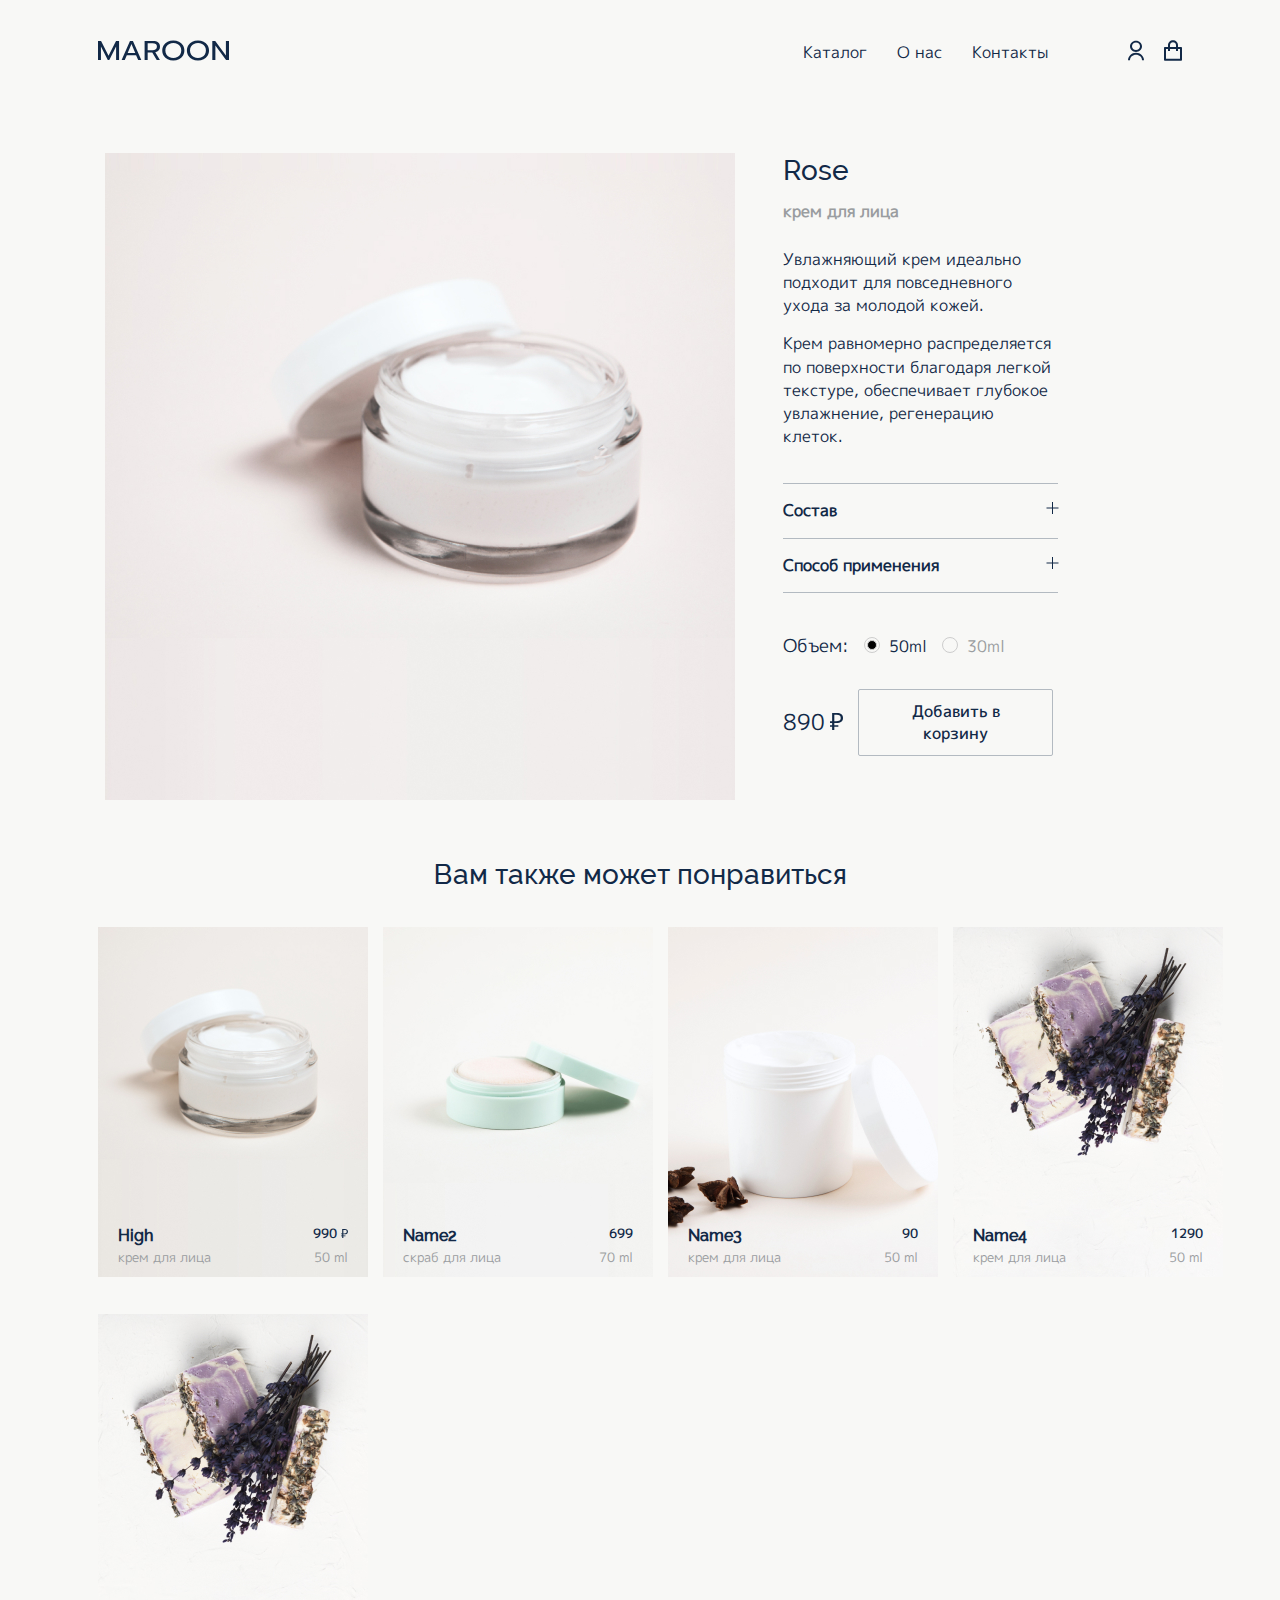
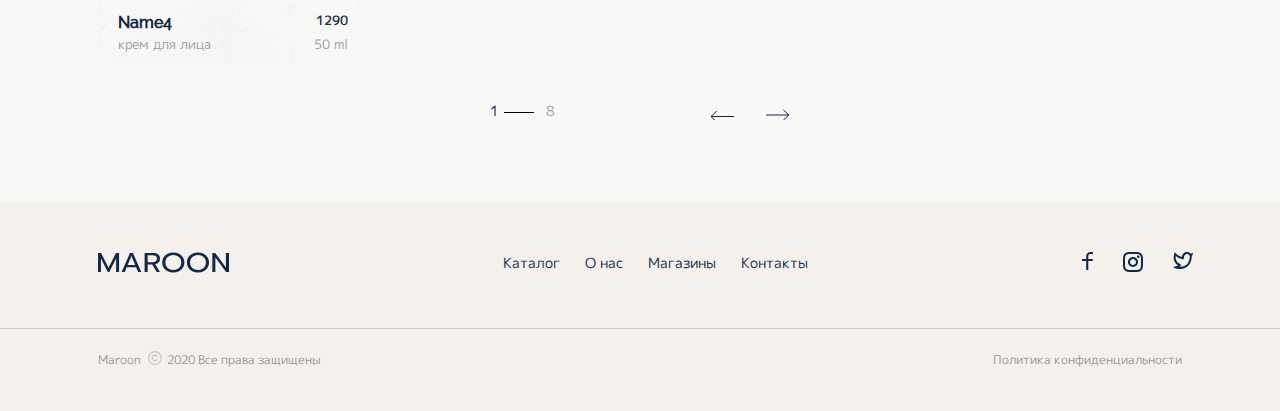
<file: product.html>
<!DOCTYPE html>
<html lang="en">
<head>
   <meta charset="UTF-8">
   <meta name="viewport" content="width=device-width, initial-scale=1.0">
   <link rel="stylesheet" href="css/normalize.css">
   <link rel="stylesheet" href="css/style.css">
   <link rel="stylesheet" href="https://unpkg.com/swiper/swiper-bundle.min.css">
   <title>Product</title>
</head>
<body>
   <header class="header header__wrap header__wrap--opened header__wrap--closed">

      <button class="header__menu-btn header__menu-btn--opened header__menu-btn--closed  main-nav__toggle">
       </button>
 
       
    </div>
    <a class="header__logo" href="./index.html">
       <svg class="header__logo-svg">
          <use xlink:href="./images/sprite.svg#logo"></use>
       </svg>
    </a>
       <ul class="header__user-nav-list">
       <li class="header__user-nav-item">
          <a class="header__user-nav-link header__user-nav-link--user" href="">
             <svg width="13" height="16" viewBox="0 0 13 16" fill="none" xmlns="http://www.w3.org/2000/svg">
                <path d="M0 16C0 14.3834 0.68482 12.8331 1.90381 11.69C3.12279 10.5469 4.77609 9.90476 6.5 9.90476C8.22391 9.90476 9.87721 10.5469 11.0962 11.69C12.3152 12.8331 13 14.3834 13 16H11.375C11.375 14.7876 10.8614 13.6248 9.94715 12.7675C9.03291 11.9102 7.79293 11.4286 6.5 11.4286C5.20707 11.4286 3.96709 11.9102 3.05285 12.7675C2.13861 13.6248 1.625 14.7876 1.625 16H0ZM6.5 9.14286C3.80656 9.14286 1.625 7.09714 1.625 4.57143C1.625 2.04571 3.80656 0 6.5 0C9.19344 0 11.375 2.04571 11.375 4.57143C11.375 7.09714 9.19344 9.14286 6.5 9.14286ZM6.5 7.61905C8.29562 7.61905 9.75 6.25524 9.75 4.57143C9.75 2.88762 8.29562 1.52381 6.5 1.52381C4.70437 1.52381 3.25 2.88762 3.25 4.57143C3.25 6.25524 4.70437 7.61905 6.5 7.61905Z" fill="#122947"/>
                </svg>
          </a>
       </li >
       <li class="header__user-nav-item" >
          <a class="header__user-nav-link header__user-nav-link--shop" href="">
             <svg width="14" height="16" viewBox="0 0 14 16" fill="none" xmlns="http://www.w3.org/2000/svg">
                <path d="M3.11111 5.33333V3.80952C3.11111 2.79918 3.52083 1.83021 4.25014 1.11578C4.97945 0.401359 5.9686 0 7 0C8.0314 0 9.02055 0.401359 9.74986 1.11578C10.4792 1.83021 10.8889 2.79918 10.8889 3.80952V5.33333H13.2222C13.4285 5.33333 13.6263 5.41361 13.7722 5.55649C13.9181 5.69938 14 5.89317 14 6.09524V15.2381C14 15.4402 13.9181 15.634 13.7722 15.7768C13.6263 15.9197 13.4285 16 13.2222 16H0.777778C0.571498 16 0.373667 15.9197 0.227806 15.7768C0.0819442 15.634 0 15.4402 0 15.2381V6.09524C0 5.89317 0.0819442 5.69938 0.227806 5.55649C0.373667 5.41361 0.571498 5.33333 0.777778 5.33333H3.11111ZM3.11111 6.85714H1.55556V14.4762H12.4444V6.85714H10.8889V8.38095H9.33333V6.85714H4.66667V8.38095H3.11111V6.85714ZM4.66667 5.33333H9.33333V3.80952C9.33333 3.20331 9.0875 2.62193 8.64992 2.19328C8.21233 1.76463 7.61884 1.52381 7 1.52381C6.38116 1.52381 5.78767 1.76463 5.35008 2.19328C4.9125 2.62193 4.66667 3.20331 4.66667 3.80952V5.33333Z" fill="#122947"/>
                </svg>
          </a>
       </li>
       </ul>
       <nav class="main-nav main-nav--opened main-nav--closed">
          <ul class="main-nav__list">
             <li class="main-nav__item">
                <a class="main-nav__link" href="./catalog.html">Каталог</a>
             </li>
             <li class="main-nav__item">
                <a class="main-nav__link" href="">О нас</a>
             </li>
             <li class="main-nav__item">
                <a class="main-nav__link" href="">Контакты</a>
             </li>
             
          </ul>
 
          <ul class="main-nav__social-list social">
             <li class="social__item">
                <a href="" class="social__link">
                   <svg class="social__icon social__icon--fb" width="11" height="18">
                      <use xlink:href="images/sprite.svg#fb"></use>
                   </svg>
                </a>
             </li>
             <li class="social__item">
                <a href="" class="social__link">
                   <svg class="social__icon ocial__icon--inst"width="20" height="20">
                      <use xlink:href="images/sprite.svg#inst"></use>
                   </svg>
                </a>
             </li>
             <li class="social__item">
                <a href="" class="social__link">
                   <svg class="social__icon ocial__icon--tw" width="20" height="17">
                      <use xlink:href="images/sprite.svg#tw"></use>
                   </svg>
                </a>
             </li>
          </ul>
       </nav>
       
    </header>
    <section class="product">
    <div class="container">
      
      <div class="product__wrap">
        
             <div class="product__img-wrap">
                <div class="product__img">
                  <picture>
                     <source media="(min-width: 1199px)" srcset="./images/prod_desc.jpg">
                     <source media="(min-width: 767px)" srcset="./images/prod_tab.jpg">  
                     <img class="about__promocard-img" src="./images/prod_mob.jpg" alt="care_face">
                  </picture>
               </div>
             </div>
             <div class="product__wrap--desktop">
             <div class="product__description-wrap">
                <h3 class="product__title">Rose</h3>
                <h4 class="product__item">крем для лица</h4>
                <div class="product__description-inner">
                <p class="product__description"> Увлажняющий крем идеально подходит для повседневного ухода за молодой кожей.</p>
                <p class="product__description">  Крем равномерно распределяется по поверхности благодаря легкой текстуре, обеспечивает глубокое увлажнение, регенерацию клеток.</p>
                </div>
             </div>
             
             <div class="product__panel">
               <div class="product__panel-group">
                  <h3 class="product__panel-title">Состав <span></span></h3>
                  <p class="product__panel-body">
                     Aqua, Cyclomethicone, Dicaprylyl Carbonate, Butylene Glycol, Glycerin, Tapioca Starch, Nelumbium Speciosum Flower Extract, Calendula Officinalis Flower Extract, Propylene Glycol, Tocopherol, Glycine Soja Oil, Dimethiconol, Citronellol, Limonene.
                  </p>
             </div>
             <div class="product__panel-group">
               <h3 class="product__panel-title">Способ применения</h3>
               <p class="product__panel-body">
                  Нанесите крем на очищенную кожу лица легкими массажными круговыми движениями, избегая области вокруг глаз. Подходит для дневного и ночного ухода.
               </p>
            </div>
            </div>
            <form action="https://echo.htmlacademy.ru" method="GET">
            <div class="product__volume">
               <p class="product__volume--name">Объем:</p>
               <ul class="product__volume-list">
                  <li class="product__volume-item">
                     <input class="hidden filter__input" type="radio" id="50" name="faceCare" value="cream" checked>
                     <label class="filter__label--checkbox" for="50" >50ml</label>
                  </li>
                  <li class="filter__item">
                     <input class="hidden filter__input" type="radio" id="30" name="faceCare" value="mask">
                     <label class="filter__label--checkbox" for="30">30ml</label>
                  </li>
               </ul>
            </div>
            <div class="product__price">
               <p class="product__price">890 <span class="rub-icon--product">
                  <svg width="13" height="17" viewBox="0 0 13 17" fill="none" xmlns="http://www.w3.org/2000/svg">
                     <path d="M2.12195 17V13.7619H0V12.2143H2.12195V10.0952H0V8.28571H2.12195V0H6.70732C8.8374 0 10.4146 0.420635 11.439 1.26191C12.4797 2.10317 13 3.3254 13 4.92857C13 6.54762 12.439 7.81746 11.3171 8.7381C10.1951 9.64286 8.54471 10.0952 6.36585 10.0952H4.31707V12.2143H8.34146V13.7619H4.31707V17H2.12195ZM4.31707 8.28571H6.04878C7.52845 8.28571 8.6748 8.04762 9.4878 7.57143C10.3171 7.09524 10.7317 6.2381 10.7317 5C10.7317 3.92064 10.3902 3.11905 9.70732 2.59524C9.02439 2.07143 7.95935 1.80952 6.51219 1.80952H4.31707V8.28571Z" fill="#122947"/>
                     </svg>                                 
                 </span></p>
                 <button class="product__btn btn" type="submit">Добавить в корзину</button>
            </div>
          
         </form>
      </div>
      </div>
    </section>

    <section class="similar">
      <div class="container">
          <h2 class="similar__title">Вам также
         может понравиться</h2>
         <div class="catalog__inner">
            <div class="catalog__list-inner">
               <ul class="catalog__list" >
                  <li class="catalog__item card">
                     <a href="card__link-img">
                        <picture>
                           <source media="(min-width: 1199px)" srcset="./images/card_desc1.jpg"> 
                           <source media="(min-width: 767px)" srcset="./images/card_tab1.jpg">  
                           <img class="card-img" src="./images/card_mob1.jpg" alt="card_mob1">
                        </picture>
                        <div class="card__info-wrap">
                           <div class="card__info">
                              <h3 class="card__title">High</h3>
                              <p class="card__price">990 <span class="rub-icon">
                               <svg width="13" height="17" viewBox="0 0 13 17" fill="none" xmlns="http://www.w3.org/2000/svg">
                                  <path d="M2.12195 17V13.7619H0V12.2143H2.12195V10.0952H0V8.28571H2.12195V0H6.70732C8.8374 0 10.4146 0.420635 11.439 1.26191C12.4797 2.10317 13 3.3254 13 4.92857C13 6.54762 12.439 7.81746 11.3171 8.7381C10.1951 9.64286 8.54471 10.0952 6.36585 10.0952H4.31707V12.2143H8.34146V13.7619H4.31707V17H2.12195ZM4.31707 8.28571H6.04878C7.52845 8.28571 8.6748 8.04762 9.4878 7.57143C10.3171 7.09524 10.7317 6.2381 10.7317 5C10.7317 3.92064 10.3902 3.11905 9.70732 2.59524C9.02439 2.07143 7.95935 1.80952 6.51219 1.80952H4.31707V8.28571Z" fill="#122947"/>
                                  </svg>                                 
                              </span></p>
                           </div>
                           <div class="card__add-info">
                              <p class="card__description"> крем для лица</p>
                              <p class="card__size">50 ml</p>
                           </div>
                         </div>
                     </a>
                    
                 
                    
                  </li>

                  <li class="catalog__item card">
                     <a href="">
                        <picture>
                           <source media="(min-width: 1199px)" srcset="./images/card_desc2.jpg"> 
                           <source media="(min-width: 767px)" srcset="./images/card_tab2.jpg">  
                           <img class="card-img" src="./images/card_mob2.jpg" alt="card_mob2">
                        </picture>
                        <div class="card__info-wrap">
                       <div class="card__info">
                          <h3 class="card__title">Name2</h3>
                          <p class="card__price">699</p>
                       </div>

                       <div class="card__add-info">
                          <p class="card__description">скраб для лица</p>
                          <p class="card__size">70 ml</p>
                       </div>
                     </div>
                     </a>
                  </li>

                  <li class="catalog__item card">
                     <a href="">
                        <picture>
                           <source media="(min-width: 1199px)" srcset="./images/card_desc3.jpg"> 
                           <source media="(min-width: 767px)" srcset="./images/card_tab3.jpg">  
                           <img class="card-img" src="./images/card_mob3.jpg" alt="card_mob3">
                        </picture>
                     <div class="card__info-wrap">
                       <div class="card__info">
                          <h3 class="card__title">Name3</h3>
                          <p class="card__price">90</p>
                       </div>

                       <div class="card__add-info">
                          <p class="card__description"> крем для лица</p>
                          <p class="card__size">50 ml</p>
                       </div>
                     </div>
                     </a>
                  </li>

            
                  <li class="catalog__item card">
                     <a href="">
                        <picture>
                           <source media="(min-width: 1199px)" srcset="./images/card_desc4.jpg"> 
                           <source media="(min-width: 767px)" srcset="./images/card_tab4.jpg">  
                           <img class="card-img" src="./images/card_mob4.jpg" alt="card_mob1">
                        </picture>
                        <div class="card__info-wrap">
                       <div class="card__info">
                          <h3 class="card__title">Name4</h3>
                          <p class="card__price">1290</p>
                       </div>

                       <div class="card__add-info">
                          <p class="card__description"> крем для лица</p>
                          <p class="card__size">50 ml</p>
                       </div>
                     </div>
                     </a>
                  </li>
                  <li class="catalog__item card">
                     <a href="">
                        <picture>
                           <source media="(min-width: 1199px)" srcset="./images/card_desc4.jpg"> 
                           <source media="(min-width: 767px)" srcset="./images/card_tab4.jpg">  
                           <img class="card-img" src="./images/card_mob4.jpg" alt="card_mob1">
                        </picture>
                        <div class="card__info-wrap">
                       <div class="card__info">
                          <h3 class="card__title">Name4</h3>
                          <p class="card__price">1290</p>
                       </div>

                       <div class="card__add-info">
                          <p class="card__description"> крем для лица</p>
                          <p class="card__size">50 ml</p>
                       </div>
                     </div>
                     </a>
                  </li>
               </ul>
            </div>
            <div class="pagination">
               <div class="pagination__numbers">
                  <span class="pagination__number">
                     <a class="pagination__link pagination__link--current" href="">1</a>
                  </span>
                  <span class="pagination__number">
                     <a class="pagination__number-link" href="">8</a>
                  </span>
               </div>
               <div class="pagination__arrow">
                  <a class="pagination__arrow-link" href="">
                     <svg>
                        <use xlink:href="./images/sprite.svg#prev"></use>
                     </svg>
                  </a>
                  <a class="pagination__arrow-link" href="">
                     <svg>
                        <use xlink:href="./images/sprite.svg#next"></use>
                     </svg>
                  </a>
               </div>
            </div>

         </div>
      </div>
    </section>
  
    <footer class="footer">
      <div class="footer__nav">
         <a class="footer__logo" href="">
            <svg class="footer__logo-img" widht="14" height="14">
               <use xlink:href="./images/sprite.svg#logo"></use>
            </svg>
         </a>

         <ul class="footer__nav-list">
            <li class="footer__nav-item">
               <a class="footer__nav-link" href="">Каталог</a>
            </li>
            <li class="footer__nav-item">
               <a class="footer__nav-link" href="">О нас</a>
            </li>
            <li class="footer__nav-item">
               <a class="footer__nav-link" href="">Магазины</a>
            </li>
            <li class="footer__nav-item">
               <a class="footer__nav-link" href="">Контакты</a>
            </li>
            
         </ul>

         <ul class="footer__social-list social">
            <li class="social__item">
               <a href="" class="social__link">
                  <svg class="social__icon social__icon--fb" width="11" height="18">
                     <use xlink:href="images/sprite.svg#fb"></use>
                  </svg>
               </a>
            </li>
            <li class="social__item">
               <a href="" class="social__link">
                  <svg class="social__icon ocial__icon--inst"width="20" height="20">
                     <use xlink:href="images/sprite.svg#inst"></use>
                  </svg>
               </a>
            </li>
            <li class="social__item">
               <a href="" class="social__link">
                  <svg class="social__icon ocial__icon--tw" width="20" height="17">
                     <use xlink:href="images/sprite.svg#tw"></use>
                  </svg>
               </a>
            </li>
         </ul>
      </div>
      <div class="footer__copyright">
         <div class="footer__copyright-info">
            <a class="footer__copyright-logo">Maroon</a>
            <svg class="footer__copyright-icon"  width="14" height="14" viewBox="0 0 14 14" fill="none" xmlns="http://www.w3.org/2000/svg">
               <path d="M7 0C10.864 0 14 3.136 14 7C14 10.864 10.864 14 7 14C3.136 14 0 10.864 0 7C0 3.136 3.136 0 7 0ZM7 1.4C3.906 1.4 1.4 3.906 1.4 7C1.4 10.094 3.906 12.6 7 12.6C10.094 12.6 12.6 10.094 12.6 7C12.6 3.906 10.094 1.4 7 1.4ZM7 3.5C8.274 3.5 9.3891 4.1811 10.0016 5.1996L8.8018 5.9199C8.61298 5.60507 8.34493 5.34524 8.02438 5.16631C7.70382 4.98739 7.34196 4.89562 6.97488 4.90016C6.6078 4.9047 6.24832 5.00539 5.93229 5.19219C5.61626 5.379 5.35472 5.64538 5.17375 5.96479C4.99278 6.28419 4.8987 6.64546 4.9009 7.01256C4.90309 7.37966 5.00149 7.73978 5.18626 8.057C5.37104 8.37421 5.63575 8.63745 5.95399 8.82046C6.27223 9.00347 6.63289 9.09985 7 9.1C7.36269 9.10024 7.71926 9.00647 8.03492 8.82785C8.35057 8.64922 8.61455 8.39184 8.8011 8.0808L10.0016 8.8004C9.60821 9.45743 9.01015 9.96728 8.29915 10.2517C7.58814 10.5362 6.80345 10.5796 6.06543 10.3752C5.32741 10.1708 4.6768 9.73001 4.2134 9.12033C3.74999 8.51066 3.49938 7.7658 3.5 7C3.5 5.068 5.068 3.5 7 3.5Z" fill="#CDCDCD"/>
               </svg>
               <p class="footer__copyright-text footer__year">2020 Все права защищены</p>
         </div>
         <a href="" class="footer__copyright-policy">Политика конфиденциальности</a>
      </div>
   </footer>
   <script src="./js/main.js"></script>
   <script src="./js/product.js"></script>
   <script src="https://unpkg.com/swiper/swiper-bundle.min.js"></script>
   <script src="./js/swiper.js"></script>
</body>
</html>
</file>
<file: css/style.css>
*,
*::before,
*::after {
  -webkit-box-sizing: border-box;
          box-sizing: border-box;
  margin: 0;
  padding: 0;
}

picture {
  display: block;
  margin: 0;
  padding: 0;
  width: 100%;
  height: auto;
}

@font-face {
  font-family: "m-plus-1p";
  src: url("../fonts/m-plus-1p.woff2");
  src: url("../fonts/m-plus-1p.woff");
  font-weight: 300;
  font-style: normal;
  font-display: swap;
}

@font-face {
  font-family: "m-plus-1p-500";
  src: url("../fonts/m-plus-1p-500.woff2");
  src: url("../fonts/m-plus-1p-500.woff");
  font-weight: 500;
  font-style: normal;
  font-display: swap;
}

@font-face {
  font-family: "raleway";
  src: url("../fonts/raleway.woff");
  src: url("../fonts/raleway.woff");
  font-weight: 300;
  font-style: normal;
  font-display: swap;
}

@font-face {
  font-family: "raleway-500";
  src: url("../fonts/raleway-500.woff2");
  src: url("../fonts/raleway-500.woff");
  font-weight: 500;
  font-style: normal;
  font-display: swap;
}

body {
  font-family: "m-plus-1p";
  background-color: #F8F8F6;
  color: #122947;
  font-size: 16px;
  line-height: 140%;
}

@media (min-width: 767px) {
  body {
    font-size: 18px;
    line-height: 145%;
  }
}

a {
  display: block;
  color: inherit;
  text-decoration: none;
}

ul {
  list-style: none;
}

p, ul, li, h1, h2, h3, h4, h5, h6 {
  margin: 0;
  padding: 0;
}

.container {
  padding: 0 15px;
}

@media (min-width: 767px) {
  .container {
    padding: 0 45px;
  }
}

@media (min-width: 1199px) {
  .container {
    padding: 0 98px;
  }
}

.btn {
  font-family: "m-plus-1p-500";
  font-weight: 500;
  font-size: 14px;
  line-height: 140%;
  border: 1px solid #B3BAC1;
  border-radius: 2px;
  padding: 10px 28px;
  color: #122947;
  text-align: center;
}

.btn:hover {
  cursor: pointer;
  background-color: #F4F1ED;
  color: #122947;
}

@media (min-width: 767px) {
  .btn {
    font-weight: 500;
    font-size: 16px;
    line-height: 140%;
  }
}

.section__title {
  font-family: "raleway-500";
  font-weight: 500;
  font-size: 28px;
  line-height: 130%;
  color: #122947;
  margin-bottom: 20px;
}

@media (min-width: 767px) {
  .section__title {
    font-size: 32px;
    line-height: 130%;
  }
}

.section__text {
  font-family: "m-plus-1p";
  font-weight: normal;
  font-size: 16px;
  line-height: 140%;
  color: #122947;
  margin-bottom: 40px;
}

@media (min-width: 767px) {
  .section__text {
    font-size: 18px;
    line-height: 145%;
  }
}

.header {
  position: relative;
  min-width: 320px;
  display: -webkit-box;
  display: -ms-flexbox;
  display: flex;
  padding: 30px 15px 0 0px;
  -webkit-box-pack: justify;
      -ms-flex-pack: justify;
          justify-content: space-between;
}

@media (min-width: 767px) {
  .header {
    padding: 40px 40px 0 0px;
  }
}

@media (min-width: 1199px) {
  .header {
    display: -webkit-box;
    display: -ms-flexbox;
    display: flex;
    padding: 40px 98px;
  }
}

.header__menu-btn {
  margin-left: 15px;
  background-repeat: no-repeat;
  background-position: 0 0;
  width: 22px;
  height: 22px;
  margin-right: 20px;
  background-color: transparent;
  border: none;
  outline: none;
}

.header__menu-btn:hover {
  opacity: 0.5;
}

@media (min-width: 767px) {
  .header__menu-btn {
    margin-left: 40px;
  }
}

@media (min-width: 1199px) {
  .header__menu-btn {
    display: none;
  }
}

.header__menu-btn--opened {
  background-image: url("../images/svg/close_icon.svg");
  background-repeat: no-repeat;
  background-position: center;
}

.header__menu-btn--closed {
  background-image: url("../images/svg/menu_icon.svg");
  background-repeat: no-repeat;
  background-position: center;
}

.header__wrap--opened {
  border-bottom: 1px solid #DBDCE0;
  background-color: #F8F8F6;
}

.header__wrap--closed {
  border-bottom: none;
  background-color: transparent;
}

.header__logo svg {
  width: 85px;
  height: 13px;
}

.header__logo svg:hover {
  opacity: 0.5;
}

@media (min-width: 767px) {
  .header__logo svg {
    width: 131px;
    height: 21px;
  }
}

.header__user-nav-link:hover {
  opacity: 0.5;
}

.header__user-nav-list {
  display: -webkit-box;
  display: -ms-flexbox;
  display: flex;
  -webkit-box-ordinal-group: 4;
      -ms-flex-order: 3;
          order: 3;
}

.header__user-nav-item {
  margin-right: 20px;
}

.header__user-nav-item:last-child {
  margin-right: 0px;
}

@media (min-width: 767px) {
  .header__user-nav-link--user svg {
    width: 16px;
    height: 21px;
  }
}

@media (min-width: 767px) {
  .header__user-nav-link--shop svg {
    width: 18px;
    height: 21px;
  }
}

.main-nav__link:hover {
  opacity: 0.5;
}

.main-nav {
  background-color: #F8F8F6;
  font-family: "raleway-500", "arial";
  font-style: normal;
  font-size: 28px;
  line-height: 130%;
}

@media (min-width: 1199px) {
  .main-nav {
    font-family: "m-plus-1p";
    font-size: 16px;
    line-height: 24px;
    background-color: transparent;
    margin-right: 50px;
  }
}

.main-nav__list {
  padding: 40px 15px 50px 15px;
}

@media (min-width: 1199px) {
  .main-nav__list {
    display: -webkit-box;
    display: -ms-flexbox;
    display: flex;
    padding: 0;
    -webkit-box-pack: end;
        -ms-flex-pack: end;
            justify-content: flex-end;
  }
}

.main-nav__item {
  margin-bottom: 35px;
}

.main-nav__item:last-child {
  margin-bottom: 0px;
}

@media (min-width: 1199px) {
  .main-nav__item {
    margin-bottom: 0px;
    margin-right: 30px;
    padding: 0;
  }
  .main-nav__item:last-child {
    margin-bottom: 0px;
  }
}

.main-nav--opened {
  display: block;
  position: absolute;
  width: 100%;
  top: 101%;
  z-index: 10;
}

@media (min-width: 1199px) {
  .main-nav--opened {
    position: static;
  }
}

.main-nav--closed {
  display: none;
}

@media (min-width: 1199px) {
  .main-nav--closed {
    display: block;
  }
}

.social {
  width: 100px;
  display: -webkit-box;
  display: -ms-flexbox;
  display: flex;
  -webkit-box-pack: justify;
      -ms-flex-pack: justify;
          justify-content: space-between;
}

.social__link:hover {
  opacity: 0.5;
}

.social__item {
  margin-right: 30px;
}

.social__item:last-child {
  margin-right: 0px;
}

.main-nav__social-list {
  padding-left: 15px;
  padding-bottom: 51px;
}

@media (min-width: 1199px) {
  .main-nav__social-list {
    display: none;
  }
}

.about {
  background-image: url("../images/header_bg.png");
  background-repeat: no-repeat;
  background-position: center;
  background-size: cover;
  margin-top: -120px;
  padding-top: 150px;
  padding-bottom: 50px;
}

@media (min-width: 767px) {
  .about {
    padding-top: 200px;
    padding-bottom: 65px;
  }
}

.about__content {
  width: 243px;
  margin: 0 auto;
  margin-bottom: 35px;
  display: -webkit-box;
  display: -ms-flexbox;
  display: flex;
  -ms-flex-wrap: wrap;
      flex-wrap: wrap;
  -webkit-box-orient: vertical;
  -webkit-box-direction: normal;
      -ms-flex-direction: column;
          flex-direction: column;
  -webkit-box-align: center;
      -ms-flex-align: center;
          align-items: center;
}

@media (min-width: 767px) {
  .about__content {
    position: absolute;
    right: 50%;
    -webkit-transform: translateX(50%);
            transform: translateX(50%);
    width: 275px;
    padding-top: 20px;
  }
}

.about__title {
  font-family: "raleway-500";
  font-size: 42px;
  line-height: 49px;
  margin-bottom: 20px;
}

@media (min-width: 767px) {
  .about__title {
    font-size: 54px;
    line-height: 63px;
  }
}

.about__text {
  text-align: center;
  margin-bottom: 30px;
}

@media (min-width: 767px) {
  .about__text {
    font-size: 18px;
    line-height: 145%;
    margin-bottom: 40px;
  }
}

.about__promocard-wrapper {
  display: -webkit-box;
  display: -ms-flexbox;
  display: flex;
  -webkit-box-pack: justify;
      -ms-flex-pack: justify;
          justify-content: space-between;
}

.about__promocard img {
  margin-bottom: 10px;
}

.about__promotext {
  display: -webkit-box;
  display: -ms-flexbox;
  display: flex;
  -webkit-box-pack: justify;
      -ms-flex-pack: justify;
          justify-content: space-between;
}

.about__promotext p {
  font-family: "m-plus-1p-500";
  font-weight: 500;
  font-size: 12px;
  line-height: 140%;
}

@media (min-width: 767px) {
  .about__promotext p {
    font-size: 16px;
  }
}

.about__promocard:hover .about__promotext {
  opacity: 0.7;
}

.slider-pagination {
  display: none;
}

@media (min-width: 767px) {
  .slider-pagination {
    display: -webkit-box;
    display: -ms-flexbox;
    display: flex;
    -webkit-box-pack: start;
        -ms-flex-pack: start;
            justify-content: flex-start;
    border: none;
    outline: none;
  }
}

@media (min-width: 767px) {
  .slider-pagination div {
    background-color: transparent;
    border: none;
    outline: none;
  }
  .slider-pagination div:first-child {
    margin-right: 30px;
  }
}

.bestseller {
  padding: 60px 0 60px 0;
  background-color: #F8F8F6;
}

@media (min-width: 767px) {
  .bestseller {
    padding: 120px 0 120px 0;
  }
}

.bestseller-wrap {
  margin: 0 auto;
  overflow: hidden;
  min-width: 0;
}

@media (min-width: 767px) {
  .bestseller-wrap {
    display: -webkit-box;
    display: -ms-flexbox;
    display: flex;
    -webkit-box-align: start;
        -ms-flex-align: start;
            align-items: flex-start;
  }
}

.slider-wrap {
  min-width: 0;
}

.bestseller__content {
  margin: 0 auto;
  width: 190px;
  text-align: center;
}

@media (min-width: 767px) {
  .bestseller__content {
    margin: 0 40px 0 45px;
    text-align: left;
    width: 220px;
    padding-top: 30px;
  }
}

@media (min-width: 767px) and (min-width: 1199px) {
  .bestseller__content {
    margin: 0 98px 0 86px;
  }
}

.bestseller .swiper-slide {
  max-width: 230px;
  margin-right: 30px;
}

.slider__list {
  margin-bottom: 40px;
}

.slider-button-prev svg:hover,
.slider-button-next svg:hover {
  cursor: pointer;
}

.slider__slide {
  position: relative;
  margin: 0;
  margin-right: 30px;
  width: 220px;
}

.slide__info {
  position: absolute;
  bottom: 10%;
  left: 28%;
  margin: 0 auto;
  width: 110px;
  display: -webkit-box;
  display: -ms-flexbox;
  display: flex;
  -ms-flex-wrap: wrap;
      flex-wrap: wrap;
  -webkit-box-orient: vertical;
  -webkit-box-direction: normal;
      -ms-flex-direction: column;
          flex-direction: column;
  -webkit-box-align: center;
      -ms-flex-align: center;
          align-items: center;
}

.slide__title {
  font-family: "raleway";
  font-size: 16px;
  line-height: 145%;
  text-align: center;
  color: #122947;
}

.slide__text {
  font-family: "m-plus-1p";
  font-size: 13px;
  line-height: 145%;
  color: #9A9DA0;
  text-align: center;
}

.slide__link {
  font-size: 13px;
  line-height: 145%;
  border-bottom: 1px solid #000;
}

.bestseller__btn-more {
  display: block;
  width: 152px;
  margin: 0 auto;
}

@media (min-width: 767px) {
  .bestseller__btn-more {
    margin: 0;
  }
}

.bestseller__btn-desc {
  display: none;
}

@media (min-width: 767px) {
  .bestseller__btn-desc {
    display: block;
    width: 166px;
  }
}

.bestseller__btn-mobile {
  display: block;
}

@media (min-width: 767px) {
  .bestseller__btn-mobile {
    display: none;
  }
}

.new-collection {
  background-image: url("../images/springBanner_bg_mob.jpg");
  background-position: center;
  background-repeat: no-repeat;
  background-size: cover;
}

@media (min-width: 767px) {
  .new-collection {
    background-image: url("../images/springBanner_bg_tab.png");
    display: -webkit-box;
    display: -ms-flexbox;
    display: flex;
    -webkit-box-pack: end;
        -ms-flex-pack: end;
            justify-content: flex-end;
  }
}

@media (min-width: 1199px) {
  .new-collection {
    background-image: url("../images/springBanner_bg_desc.png");
  }
}

.new-collection__content {
  padding-top: 300px;
  padding-bottom: 50px;
  margin: 0 auto;
  width: 260px;
  display: -webkit-box;
  display: -ms-flexbox;
  display: flex;
  -ms-flex-wrap: wrap;
      flex-wrap: wrap;
  -webkit-box-orient: vertical;
  -webkit-box-direction: normal;
      -ms-flex-direction: column;
          flex-direction: column;
  -webkit-box-align: center;
      -ms-flex-align: center;
          align-items: center;
  text-align: center;
}

@media (min-width: 767px) {
  .new-collection__content {
    width: 290px;
    padding: 97px 0 97px 0;
    margin: 0;
    margin-right: 85px;
    text-align: left;
    -webkit-box-align: start;
        -ms-flex-align: start;
            align-items: flex-start;
  }
}

@media (min-width: 767px) and (min-width: 1199px) {
  .new-collection__content {
    margin-right: 280px;
  }
}

.new-collection__btn {
  width: 132px;
}

@media (min-width: 767px) {
  .new-collection__btn {
    width: 141px;
  }
}

.care {
  padding: 93px 0 80px 0;
}

@media (min-width: 767px) {
  .care__container {
    display: -webkit-box;
    display: -ms-flexbox;
    display: flex;
  }
}

.care__content-wrap {
  padding: 60px 0 110px 0;
  background-color: #F4F1ED;
}

@media (min-width: 767px) {
  .care__content-wrap {
    padding: 60px 0 60px 60px;
    width: 100%;
  }
}

@media (min-width: 767px) and (min-width: 1199px) {
  .care__content-wrap {
    width: 50%;
  }
}

.care__text-tablet {
  display: none;
}

@media (min-width: 767px) {
  .care__text-tablet {
    display: block;
    margin-bottom: 20px;
  }
}

.care__content {
  text-align: center;
  width: 225px;
  margin: 0 auto;
}

@media (min-width: 767px) {
  .care__content {
    text-align: left;
    margin: 0;
    width: 340px;
  }
}

.care__btn {
  width: 184px;
  margin: 0 auto;
}

@media (min-width: 767px) {
  .care__btn {
    width: 202px;
    margin: 0;
  }
}

.care__img {
  margin: 0 auto;
  margin-top: -60px;
  width: 250px;
}

@media (min-width: 767px) {
  .care__img {
    margin: 0;
    margin-left: -250px;
    -ms-flex-item-align: center;
        -ms-grid-row-align: center;
        align-self: center;
  }
}

@media (min-width: 1199px) {
  .care__img {
    margin-left: -50px;
  }
}

.history {
  background-image: url("../images/history_bg_mob.jpg");
  background-position: 0 0;
  background-repeat: no-repeat;
  background-size: cover;
}

@media (min-width: 767px) {
  .history {
    background-image: url("../images/history_bg_tab.jpg");
    background-position: bottom;
  }
}

@media (min-width: 1199px) {
  .history {
    background-image: url("../images/history_bg_desc.jpg");
  }
}

.history__content {
  padding: 50px 0 60px 0;
  font-family: "raleway";
  font-size: 22px;
  text-align: center;
  line-height: 125%;
  width: 247px;
  margin: 0 auto;
}

@media (min-width: 767px) {
  .history__content {
    width: 100%;
    padding: 100px 58px 100px 58px;
    font-family: "raleway-500";
    font-weight: 500;
    font-size: 32px;
    line-height: 125%;
  }
}

@media (min-width: 767px) and (min-width: 1199px) {
  .history__content {
    width: 60%;
  }
}

.history__text {
  margin-bottom: 20px;
}

@media (min-width: 767px) {
  .history__text {
    margin-bottom: 50px;
  }
}

.history__btn {
  font-size: 14px;
  display: block;
  width: 156px;
  margin: 0 auto;
}

@media (min-width: 767px) {
  .history__btn {
    font-weight: 500;
    font-size: 16px;
    line-height: 140%;
    width: 170px;
  }
}

@media (min-width: 767px) {
  .join__wrap {
    display: -webkit-box;
    display: -ms-flexbox;
    display: flex;
    -webkit-box-pack: center;
        -ms-flex-pack: center;
            justify-content: center;
    margin: 0 auto;
    padding: 120px 45px;
  }
}

@media (min-width: 1199px) {
  .join__wrap {
    padding: 120px 0px;
    -webkit-box-pack: stretch;
        -ms-flex-pack: stretch;
            justify-content: stretch;
    width: 1200px;
    margin: 0 auto;
  }
}

.join__content {
  margin: 0 auto;
  padding-top: 70px;
  width: 240px;
  text-align: center;
  -webkit-box-ordinal-group: 3;
      -ms-flex-order: 2;
          order: 2;
}

@media (min-width: 767px) {
  .join__content {
    padding: 0;
    margin: 0;
    text-align: left;
    -ms-flex-item-align: center;
        -ms-grid-row-align: center;
        align-self: center;
  }
}

.join__btn {
  margin: 0 auto;
  width: 146px;
  display: block;
  margin-bottom: 50px;
}

@media (min-width: 767px) {
  .join__btn {
    width: 170px;
    margin: 0;
  }
}

.join__gallery {
  width: 300px;
  margin: 0 auto;
  display: -webkit-box;
  display: -ms-flexbox;
  display: flex;
  -ms-flex-wrap: wrap;
      flex-wrap: wrap;
  padding-bottom: 80px;
}

@media (min-width: 767px) {
  .join__gallery {
    width: 355px;
    margin: 0;
    margin-right: 48px;
    padding: 0;
  }
}

@media (min-width: 1199px) {
  .join__gallery {
    width: 700px;
    margin-right: 70px;
  }
}

.join__gallery-img--desc {
  display: none;
}

@media (min-width: 1199px) {
  .join__gallery-img--desc {
    display: block;
  }
}

.join__gallery-img--mob {
  display: block;
  margin: 0;
  padding: 0;
}

.contacts__wrap {
  padding: 0 15px 120px 15px;
  margin: 0 auto;
}

@media (min-width: 767px) {
  .contacts__wrap {
    display: -webkit-box;
    display: -ms-flexbox;
    display: flex;
    margin: 0 auto;
  }
}

@media (min-width: 1199px) {
  .contacts__wrap {
    width: 1170px;
    margin: 0 auto;
  }
}

.contacts__content-wrap {
  padding: 50px 30px 60px 30px;
  background-color: #F4F1ED;
}

@media (min-width: 767px) {
  .contacts__content-wrap {
    padding: 60px;
    width: 100%;
    margin: 0 45px;
  }
}

@media (min-width: 1199px) {
  .contacts__content-wrap {
    width: 50%;
  }
}

.contacts__title {
  margin-bottom: 25px;
}

.contacts__bold-title {
  font-family: "m-plus-1p-500";
  font-weight: 500;
  margin-bottom: 10px;
}

.contacts__text {
  margin-bottom: 20px;
}

.contacts__link {
  display: block;
}

.contacts__map-wrap {
  width: 290px;
  height: auto;
  padding-bottom: 50px;
  margin: 0 auto;
}

@media (min-width: 767px) {
  .contacts__map-wrap {
    padding: 0;
    width: 470px;
    margin-left: -50%;
    -ms-flex-item-align: center;
        -ms-grid-row-align: center;
        align-self: center;
  }
}

@media (min-width: 767px) and (min-width: 1199px) {
  .contacts__map-wrap {
    width: 500px;
    margin: 0;
    margin-left: -50px;
  }
}

.footer {
  background-color: #F4F1ED;
}

.footer__nav {
  font-family: "m-plus-1p";
  font-size: 14px;
  line-height: 21px;
  padding: 50px 15px;
}

@media (min-width: 767px) {
  .footer__nav {
    display: -webkit-box;
    display: -ms-flexbox;
    display: flex;
    -webkit-box-pack: justify;
        -ms-flex-pack: justify;
            justify-content: space-between;
    padding: 50px 45px;
  }
}

@media (min-width: 1199px) {
  .footer__nav {
    padding: 50px 98px;
  }
}

.footer__logo-img {
  width: 85px;
  height: 14px;
  margin-bottom: 30px;
}

@media (min-width: 767px) {
  .footer__logo-img {
    width: 131px;
    height: 21px;
    margin-right: 50px;
    margin-bottom: 0px;
  }
}

.footer__nav-list {
  display: -webkit-box;
  display: -ms-flexbox;
  display: flex;
  -ms-flex-wrap: wrap;
      flex-wrap: wrap;
  margin-bottom: 30px;
}

@media (min-width: 767px) {
  .footer__nav-list {
    -ms-flex-wrap: nowrap;
        flex-wrap: nowrap;
    margin-right: 50px;
    margin-bottom: 0px;
  }
}

.footer__nav-item {
  width: 90px;
  margin-right: 30px;
  margin-bottom: 20px;
}

.footer__nav-item:last-child {
  margin-right: 0;
  margin-bottom: 0px;
}

@media (min-width: 767px) {
  .footer__nav-item {
    width: 100%;
    margin-right: 25px;
    margin-bottom: 0px;
  }
}

.footer__nav-item:last-child {
  margin-right: 0;
  margin-bottom: 0px;
}

.footer__copyright-info {
  display: -webkit-box;
  display: -ms-flexbox;
  display: flex;
  margin-bottom: 20px;
}

.footer__copyright {
  padding: 20px 15px;
  font-family: "m-plus-1p";
  font-size: 12px;
  line-height: 18px;
  color: #959595;
  border-top: 1px solid #D1D1D1;
  display: -webkit-box;
  display: -ms-flexbox;
  display: flex;
  -ms-flex-wrap: wrap;
      flex-wrap: wrap;
  -webkit-box-pack: justify;
      -ms-flex-pack: justify;
          justify-content: space-between;
}

@media (min-width: 767px) {
  .footer__copyright {
    padding: 22px 45px;
  }
}

@media (min-width: 1199px) {
  .footer__copyright {
    padding: 22px 98px;
  }
}

.footer__copyright-logo {
  width: 45px;
  margin-right: 5px;
}

.footer__copyright-icon {
  margin-right: 5px;
}

.footer__copyright-text {
  width: 156px;
}

.catalog__header {
  padding: 40px 0;
  display: -webkit-box;
  display: -ms-flexbox;
  display: flex;
  -webkit-box-pack: justify;
      -ms-flex-pack: justify;
          justify-content: space-between;
}

.catalog__bth {
  background-color: transparent;
}

.catalog__btn--cross {
  border: none;
  background-image: url("/images/svg/cross.svg");
  background-repeat: no-repeat;
  background-position: center;
  padding: 10px;
}

.catalog__btn--hidden {
  display: none;
}

.catalog__btn--show {
  display: block;
}

.filter__wrap {
  margin-bottom: 50px;
}

.filter__inner {
  padding: 0 20px;
}

.filter__item-inner {
  margin-bottom: 40px;
}

.filter__closed {
  display: none;
}

.filter__opened {
  display: block;
}

@media (min-width: 767px) {
  .filter__mobile {
    display: none;
  }
}

.filter__desktop {
  display: none;
}

@media (min-width: 767px) {
  .filter__desktop {
    display: block;
    display: -webkit-box;
    display: -ms-flexbox;
    display: flex;
    -webkit-box-pack: left;
        -ms-flex-pack: left;
            justify-content: left;
    margin-bottom: 50px;
  }
}

@media (min-width: 1199px) {
  .filter__desktop {
    -webkit-box-pack: center;
        -ms-flex-pack: center;
            justify-content: center;
  }
}

.filter__item-inner--desktop {
  margin-right: 100px;
}

.filter__item-inner--desktop:last-child {
  margin-right: 0;
}

@media (min-width: 1199px) {
  .filter__item-inner--desktop {
    margin-right: 150px;
  }
}

.catalog__title {
  font-family: "raleway-500";
  font-weight: 500;
  font-size: 28px;
  line-height: 130%;
  -ms-flex-item-align: center;
      -ms-grid-row-align: center;
      align-self: center;
}

.filter__content {
  display: none;
}

.filter__accordion-btn {
  background-color: transparent;
  border: none;
  outline: none;
  border-bottom: 1px solid #DBDCE0;
}

.filter__accordion-btn {
  font-family: "m-plus-1p-500";
  font-size: 18px;
  line-height: 140%;
  position: relative;
  width: 100%;
  text-align: left;
  padding-bottom: 15px;
}

.filter__accordion-btn--opened::before {
  content: "";
  position: absolute;
  width: 15px;
  height: 15px;
  background-image: url("../images/svg/plus.svg");
  background-position: 0 0;
  background-repeat: no-repeat;
  left: 90%;
  top: 25%;
}

.filter__accordion-btn--closed::before {
  content: "";
  position: absolute;
  width: 15px;
  height: 15px;
  background-image: url("../images/svg/minus.svg");
  background-position: 0 0;
  background-repeat: no-repeat;
  left: 90%;
  top: 25%;
}

.filter__list {
  padding: 20px 0 0 0;
}

.filter__item {
  margin-bottom: 20px;
}

.filter__item:last-child {
  margin-bottom: 0px;
}

@media (min-width: 767px) {
  .filter__item {
    margin-bottom: 15px;
  }
}

.hidden {
  position: absolute;
  clip: rect(0 0 0 0);
  width: 1px;
  height: 1px;
  margin: -1px;
}

.filter__label--checkbox {
  position: relative;
  padding-left: 25px;
  color: #9A9DA0;
  font-size: 16px;
  line-height: 140%;
}

.filter__label--checkbox::before {
  content: "";
  position: absolute;
  width: 16px;
  height: 16px;
  border: 1px solid #CDCDCD;
  border-radius: 50%;
  left: 1%;
  bottom: 15%;
}

.filter__input:checked + .filter__label--checkbox {
  color: #122947;
}

.filter__input:checked + .filter__label--checkbox::after {
  content: "";
  position: absolute;
  width: 10px;
  height: 10px;
  border-radius: 50%;
  border: 1px solid #CDCDCD;
  background-color: #000;
  top: 25%;
  left: 6%;
}

@media (min-width: 767px) {
  .filter__input:checked + .filter__label--checkbox::after {
    left: 5%;
  }
}

.filter__btn {
  padding: 10px 0;
  width: 115px;
}

.filter__btn:hover {
  opacity: 1;
  border-color: #122947;
}

.filter__btn-inner {
  display: -webkit-box;
  display: -ms-flexbox;
  display: flex;
  -webkit-box-pack: justify;
      -ms-flex-pack: justify;
          justify-content: space-between;
}

@media (min-width: 767px) {
  .filter__btn-inner {
    width: 305px;
    margin: 0 auto;
  }
}

@media (min-width: 1199px) {
  .filter__btn-inner {
    margin-left: 60%;
    margin-top: 5%;
  }
}

.catalog__list-inner {
  width: 300px;
  margin: 0 auto;
}

@media (min-width: 767px) {
  .catalog__list-inner {
    width: 700px;
  }
}

@media (min-width: 1199px) {
  .catalog__list-inner {
    width: 1250px;
  }
}

@media (min-width: 1400px) {
  .catalog__list-inner {
    width: 1380px;
  }
}

@media (min-width: 767px) {
  .catalog__list {
    display: -webkit-box;
    display: -ms-flexbox;
    display: flex;
    -ms-flex-wrap: wrap;
        flex-wrap: wrap;
  }
}

.catalog__item,
.card {
  margin-bottom: 30px;
  position: relative;
  width: 290px;
  margin-right: 15px;
}

@media (min-width: 767px) {
  .catalog__item,
  .card {
    width: auto;
  }
}

.card__link-img {
  display: block;
}

.card__info-wrap {
  width: 290px;
  padding: 0 20px;
  position: absolute;
  bottom: 5%;
}

@media (min-width: 767px) {
  .card__info-wrap {
    width: 100%;
  }
}

.card__info,
.card__add-info {
  display: -webkit-box;
  display: -ms-flexbox;
  display: flex;
  -webkit-box-pack: justify;
      -ms-flex-pack: justify;
          justify-content: space-between;
}

.card__title {
  font-family: "raleway-500";
  font-size: 16px;
  line-height: 145%;
  color: #122947;
}

.card__price {
  font-family: "m-plus-1p-500";
  font-size: 13px;
  line-height: 145%;
}

.rub-icon svg {
  width: 7px;
  height: 9px;
}

.card__add-info {
  font-family: "m-plus-1p";
  font-size: 13px;
  line-height: 145%;
  color: #9A9DA0;
}

.pagination {
  width: 300px;
  margin: 0 auto;
  display: -webkit-box;
  display: -ms-flexbox;
  display: flex;
  -webkit-box-pack: justify;
      -ms-flex-pack: justify;
          justify-content: space-between;
  margin-bottom: 80px;
}

.pagination__numbers {
  width: 65px;
  display: -webkit-box;
  display: -ms-flexbox;
  display: flex;
  -webkit-box-pack: justify;
      -ms-flex-pack: justify;
          justify-content: space-between;
  font-size: 14px;
  line-height: 145%;
  color: #9A9DA0;
}

.pagination__link--current {
  color: #122947;
}

.pagination__number:not(:last-child) {
  margin-right: 45px;
  position: relative;
}

.pagination__number:not(:last-child)::after {
  content: "";
  position: absolute;
  width: 30px;
  height: 1px;
  background-color: #000;
  top: 50%;
  left: 160%;
}

.pagination__arrow {
  width: 80px;
  display: -webkit-box;
  display: -ms-flexbox;
  display: flex;
  -webkit-box-pack: justify;
      -ms-flex-pack: justify;
          justify-content: space-between;
}

.pagination__arrow-link {
  display: block;
  width: 24px;
  height: 11px;
}

.pagination__arrow-link:first-child {
  margin-right: 30px;
}

.pagination__arrow-link svg {
  width: 24px;
  height: 11px;
}

.recently-viewed__header {
  margin-bottom: 40px;
  text-align: center;
}

.join__content-catalog {
  padding: 0;
}

.join__gallery picture {
  width: auto;
}

.product__wrap {
  padding-top: 45px;
  margin-bottom: 120px;
}

@media (min-width: 1199px) {
  .product__wrap {
    display: -webkit-box;
    display: -ms-flexbox;
    display: flex;
    width: 1070px;
    margin: 0 auto;
  }
}

.product__img-wrap {
  margin-bottom: 50px;
}

.product__img {
  width: 290px;
  margin: 0 auto;
}

@media (min-width: 767px) {
  .product__img {
    width: 678px;
  }
}

.product__title {
  font-family: "raleway-500";
  font-weight: 500;
  font-size: 28px;
  line-height: 130%;
  margin-bottom: 10px;
}

.product__item {
  font-family: "m-plus-1p";
  font-size: 16px;
  line-height: 145%;
  color: #9A9DA0;
  margin-bottom: 25px;
}

.product__description-inner {
  margin-bottom: 35px;
}

@media (min-width: 1199px) {
  .product__description-inner {
    width: 275px;
  }
}

.product__description {
  font-family: "m-plus-1p";
  font-size: 16px;
  line-height: 145%;
  color: #122947;
}

.product__description:not(:last-child) {
  margin-bottom: 15px;
}

.product__panel {
  margin-bottom: 40px;
}

.product__panel-title {
  font-size: 16px;
  line-height: 145%;
  position: relative;
}

.product__panel-title:hover {
  cursor: pointer;
}

.product__panel-group {
  border-top: 1px solid #B3BAC1;
  padding: 15px 0;
  position: relative;
}

.product__panel-group:last-child {
  border-bottom: 1px solid #B3BAC1;
}

.product__panel-title:hover::before,
.product__panel-title:hover::after {
  cursor: pointer;
}

.product__panel-title::before,
.product__panel-title::after {
  position: absolute;
  content: "";
  background-color: #122947;
  width: 1px;
  height: 12px;
  top: 13%;
  right: 2%;
}

.product__panel-title::before:hover,
.product__panel-title::after:hover {
  opacity: 0.5;
  cursor: pointer;
}

.product__panel-title::before {
  -webkit-transform: rotate(180deg);
          transform: rotate(180deg);
}

.product__panel-title::after {
  -webkit-transform: rotate(90deg);
          transform: rotate(90deg);
}

.product__volume {
  display: -webkit-box;
  display: -ms-flexbox;
  display: flex;
  margin-bottom: 30px;
}

.product__volume--name {
  margin-right: 15px;
}

.product__volume-list {
  display: -webkit-box;
  display: -ms-flexbox;
  display: flex;
  -webkit-box-pack: justify;
      -ms-flex-pack: justify;
          justify-content: space-between;
}

.product__volume-item:first-child {
  margin-right: 15px;
}

.product .filter__label--checkbox::before {
  left: 0;
  top: 9%;
}

.product .filter__input:checked + .filter__label--checkbox::after {
  top: 25%;
}

.product__price {
  display: -webkit-box;
  display: -ms-flexbox;
  display: flex;
  -webkit-box-pack: justify;
      -ms-flex-pack: justify;
          justify-content: space-between;
  -webkit-box-align: center;
      -ms-flex-align: center;
          align-items: center;
}

.product__price {
  font-size: 22px;
  line-height: 145%;
  margin-right: 5px;
}

.product__price .rub-icon--product {
  margin-left: 5px;
}

.product__btn {
  width: 195px;
  background-color: transparent;
}

.product__panel-body {
  padding-top: 15px;
  display: none;
}

.product__panel-active + .product__panel-body {
  display: block;
  position: relative;
}

.similar__title {
  font-family: "raleway-500";
  font-weight: 500;
  font-size: 28px;
  line-height: 125%;
  text-align: center;
  margin-bottom: 35px;
}

.similar .slider-pagination {
  display: -webkit-box;
  display: -ms-flexbox;
  display: flex;
  -webkit-box-pack: justify;
      -ms-flex-pack: justify;
          justify-content: space-between;
  width: 78px;
}
/*# sourceMappingURL=style.css.map */
</file>
